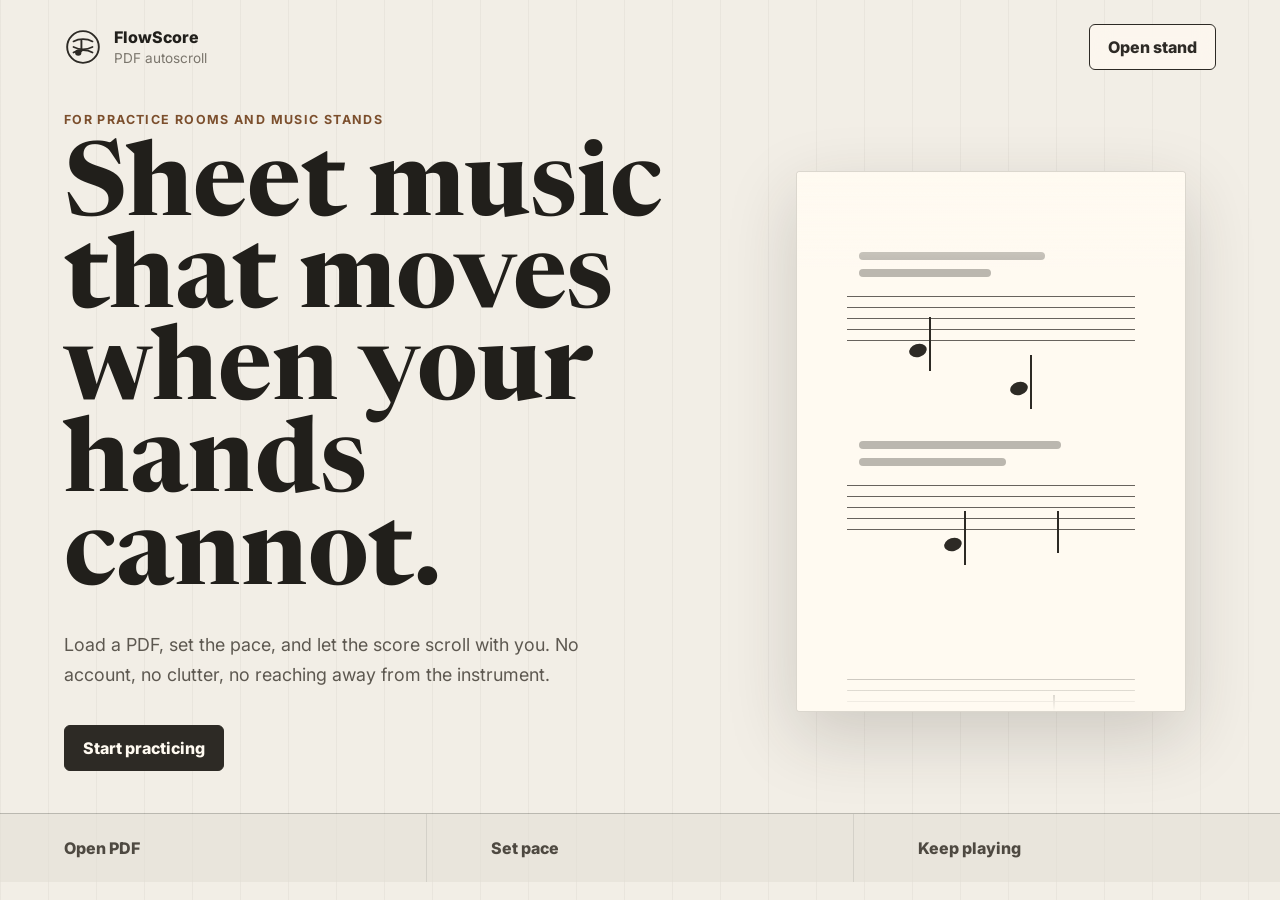
<file: index.html>
<!doctype html>
<html lang="en">
  <head>
    <meta charset="UTF-8" />
    <meta name="viewport" content="width=device-width, initial-scale=1.0" />
    <meta
      name="description"
      content="FlowScore is a quiet browser-based PDF autoscroll practice stand for musicians."
    />
    <meta name="theme-color" content="#f2eee6" />
    <meta property="og:title" content="FlowScore - Hands-free PDF practice" />
    <meta
      property="og:description"
      content="Load a score, set the pace, and keep both hands on the instrument."
    />
    <meta property="og:type" content="website" />
    <title>FlowScore - Hands-free PDF practice</title>
    <link rel="icon" href="./favicon.svg" type="image/svg+xml" />
    <link rel="preconnect" href="https://fonts.googleapis.com" />
    <link rel="preconnect" href="https://fonts.gstatic.com" crossorigin />
    <link
      href="https://fonts.googleapis.com/css2?family=Inter:wght@400;500;600;700&family=Newsreader:opsz,wght@6..72,600&display=swap"
      rel="stylesheet"
    />
    <link rel="stylesheet" href="./styles.css" />
  </head>
  <body class="home-page">
    <header class="site-header" aria-label="Site header">
      <a class="brand home-brand" href="./index.html" aria-label="FlowScore home">
        <svg class="mark" viewBox="0 0 48 48" aria-hidden="true" focusable="false">
          <circle class="mark-frame" cx="24" cy="24" r="20" />
          <path class="mark-line" d="M12 17c7-4 17-4 24 0" />
          <path class="mark-line" d="M12 24c8 4 16 4 24 0" />
          <path class="mark-line" d="M12 31c7-4 17-4 24 0" />
          <circle class="mark-note" cx="18" cy="31" r="4" />
          <path class="mark-stem" d="M22 29V16" />
        </svg>
        <div>
          <p>FlowScore</p>
          <span>PDF autoscroll</span>
        </div>
      </a>
      <nav aria-label="Primary navigation">
        <a href="./app.html">Open stand</a>
      </nav>
    </header>

    <main>
      <section class="home-hero" aria-label="FlowScore introduction">
        <div class="hero-copy">
          <p class="eyebrow">For practice rooms and music stands</p>
          <h1>Sheet music that moves when your hands cannot.</h1>
          <p>
            Load a PDF, set the pace, and let the score scroll with you. No
            account, no clutter, no reaching away from the instrument.
          </p>
          <a class="primary-link" href="./app.html">Start practicing</a>
        </div>

        <div class="score-visual" aria-hidden="true">
          <div class="score-page">
            <div class="score-scroll">
              <span></span><span></span><span></span><span></span><span></span>
              <b></b><b></b><b></b><b></b>
              <i></i><i></i><i></i><i></i><i></i>
            </div>
          </div>
        </div>
      </section>

      <section class="home-strip" aria-label="FlowScore values">
        <p>Open PDF</p>
        <p>Set pace</p>
        <p>Keep playing</p>
      </section>
    </main>
  </body>
</html>
</file>
<file: styles.css>
:root {
  color-scheme: light;
  font-family: Inter, system-ui, -apple-system, BlinkMacSystemFont, "Segoe UI", sans-serif;
  background: #f2eee6;
  color: #211f1b;
}

* {
  box-sizing: border-box;
}

.sr-only {
  position: absolute;
  width: 1px;
  height: 1px;
  padding: 0;
  margin: -1px;
  overflow: hidden;
  clip: rect(0, 0, 0, 0);
  white-space: nowrap;
  border: 0;
}

body {
  margin: 0;
  min-height: 100vh;
  background:
    linear-gradient(90deg, rgba(33, 31, 27, 0.045) 1px, transparent 1px) 0 0 / 48px 48px,
    #f2eee6;
}

a {
  color: inherit;
  text-decoration: none;
}

button,
input {
  font: inherit;
}

.site-header {
  position: absolute;
  top: 0;
  left: 0;
  right: 0;
  z-index: 2;
  display: flex;
  align-items: center;
  justify-content: space-between;
  gap: 20px;
  padding: 24px clamp(18px, 5vw, 64px);
}

.site-header nav a,
.primary-link {
  display: inline-grid;
  place-items: center;
  min-height: 46px;
  border: 1px solid #2d2a25;
  border-radius: 6px;
  padding: 0 18px;
  background: #2d2a25;
  color: #fffaf1;
  font-weight: 800;
}

.site-header nav a {
  background: rgba(255, 250, 241, 0.72);
  color: #2d2a25;
  backdrop-filter: blur(10px);
}

.home-hero {
  display: grid;
  grid-template-columns: minmax(0, 1fr) minmax(280px, 0.72fr);
  align-items: center;
  gap: clamp(28px, 6vw, 80px);
  min-height: 88vh;
  padding: 112px clamp(18px, 5vw, 64px) 42px;
}

.hero-copy {
  max-width: 760px;
}

.hero-copy p:not(.eyebrow) {
  max-width: 560px;
  margin: 24px 0 34px;
  color: #5d5850;
  font-size: 1.12rem;
  line-height: 1.7;
}

.score-visual {
  display: grid;
  place-items: center;
  min-height: 440px;
}

.score-page {
  position: relative;
  width: min(100%, 390px);
  aspect-ratio: 0.72;
  border: 1px solid rgba(33, 31, 27, 0.16);
  border-radius: 4px;
  background: #fffaf1;
  box-shadow: 0 24px 70px rgba(46, 39, 31, 0.18);
  overflow: hidden;
}

.score-page::before {
  content: "";
  position: absolute;
  inset: 0;
  z-index: 2;
  background:
    linear-gradient(#fffaf1 0%, rgba(255, 250, 241, 0) 18%),
    linear-gradient(0deg, #fffaf1 0%, rgba(255, 250, 241, 0) 18%);
  pointer-events: none;
}

.score-scroll {
  position: absolute;
  inset: 0;
  animation: score-autoscroll 18s linear infinite;
}

.score-scroll::before,
.score-scroll::after,
.score-scroll span:nth-child(5) {
  content: "";
  position: absolute;
  left: 13%;
  right: 13%;
  height: 1px;
  background: #2d2a25;
  box-shadow: 0 11px 0 #2d2a25, 0 22px 0 #2d2a25, 0 33px 0 #2d2a25, 0 44px 0 #2d2a25;
  opacity: 0.72;
}

.score-scroll::before {
  top: 23%;
}

.score-scroll::after {
  top: 58%;
}

.score-scroll span,
.score-scroll b,
.score-scroll i {
  position: absolute;
  display: block;
  background: #2d2a25;
}

.score-scroll span {
  top: 15%;
  left: 16%;
  height: 8px;
  border-radius: 999px;
  opacity: 0.32;
}

.score-scroll span:nth-child(1) { width: 48%; }
.score-scroll span:nth-child(2) { top: 18%; width: 34%; }
.score-scroll span:nth-child(3) { top: 50%; width: 52%; }
.score-scroll span:nth-child(4) { top: 53%; width: 38%; }
.score-scroll span:nth-child(5) {
  top: 94%;
  display: block;
}

.score-scroll b {
  width: 18px;
  height: 13px;
  border-radius: 50%;
  transform: rotate(-18deg);
}

.score-scroll b:nth-of-type(1) { top: 32%; left: 29%; }
.score-scroll b:nth-of-type(2) { top: 39%; left: 55%; }
.score-scroll b:nth-of-type(3) { top: 68%; left: 38%; }
.score-scroll b:nth-of-type(4) { top: 102%; left: 61%; }

.score-scroll i {
  width: 2px;
  height: 54px;
}

.score-scroll i:nth-of-type(1) { top: 27%; left: 34%; }
.score-scroll i:nth-of-type(2) { top: 34%; left: 60%; }
.score-scroll i:nth-of-type(3) { top: 63%; left: 43%; }
.score-scroll i:nth-of-type(4) { top: 63%; left: 67%; height: 42px; }
.score-scroll i:nth-of-type(5) { top: 97%; left: 66%; height: 48px; }

@keyframes score-autoscroll {
  from {
    transform: translateY(0);
  }

  to {
    transform: translateY(-34%);
  }
}

@media (prefers-reduced-motion: reduce) {
  .score-scroll {
    animation: none;
  }
}

.home-strip {
  display: grid;
  grid-template-columns: repeat(3, 1fr);
  gap: 1px;
  border-top: 1px solid rgba(33, 31, 27, 0.14);
  background: rgba(33, 31, 27, 0.14);
}

.home-strip p {
  margin: 0;
  padding: 24px clamp(18px, 5vw, 64px);
  background: rgba(255, 250, 241, 0.48);
  color: #4e4941;
  font-weight: 800;
}

.app-shell {
  display: grid;
  grid-template-columns: minmax(0, 1fr) 330px;
  min-height: 100vh;
}

.stage {
  min-width: 0;
  padding: 28px;
}

.empty-state {
  display: grid;
  align-content: center;
  justify-items: start;
  min-height: calc(100vh - 56px);
  max-width: 720px;
  margin: 0 auto;
}

.eyebrow {
  margin: 0 0 18px;
  color: #7c4f2d;
  font-size: 0.78rem;
  font-weight: 700;
  letter-spacing: 0.11em;
  text-transform: uppercase;
}

h1 {
  max-width: 720px;
  margin: 0;
  font-family: Newsreader, Georgia, serif;
  font-size: clamp(3.4rem, 8vw, 7.8rem);
  line-height: 0.9;
  letter-spacing: 0;
}

.empty-state p:not(.eyebrow) {
  max-width: 520px;
  margin: 24px 0 34px;
  color: #5d5850;
  font-size: 1.12rem;
  line-height: 1.7;
}

.primary-upload,
.file-picker,
button {
  min-height: 48px;
  border: 1px solid #2d2a25;
  border-radius: 6px;
  background: #2d2a25;
  color: #fffaf1;
  cursor: pointer;
  transition: transform 160ms ease, background 160ms ease, opacity 160ms ease;
}

.is-loading {
  cursor: wait;
}

.primary-upload:hover,
.file-picker:hover,
button:hover:not(:disabled),
.primary-link:hover,
.site-header nav a:hover {
  transform: translateY(-1px);
  background: #171511;
  color: #fffaf1;
}

.primary-upload {
  display: inline-grid;
  place-items: center;
  min-width: 150px;
  padding: 0 20px;
  font-weight: 700;
}

input[type="file"] {
  position: absolute;
  inline-size: 1px;
  block-size: 1px;
  opacity: 0;
  pointer-events: none;
}

.viewer {
  height: calc(100vh - 56px);
  overflow: auto;
  scroll-behavior: auto;
  border: 1px solid rgba(33, 31, 27, 0.16);
  border-radius: 8px;
  background: #d8d0c2;
  box-shadow: inset 0 0 0 1px rgba(255, 255, 255, 0.35);
}

.bot-wake {
  display: block;
  min-height: auto;
  margin: 12px auto 0;
  border: 0;
  background: transparent;
  color: #8a8075;
  font-size: 0.82rem;
  font-weight: 700;
  text-decoration: underline;
  text-underline-offset: 3px;
}

.bot-wake:hover {
  background: transparent;
  color: #2d2a25;
  transform: none;
}

.bot-wake[hidden] {
  display: none;
}

.paper {
  display: grid;
  justify-content: center;
  gap: 18px;
  min-height: 100%;
  padding: 26px 14px 60vh;
  transform-origin: top center;
  transition: transform 120ms ease;
}

.page-canvas {
  max-width: 100%;
  height: auto;
  background: #fff;
  border-radius: 2px;
  box-shadow: 0 16px 45px rgba(46, 39, 31, 0.18);
}

.controls {
  display: flex;
  flex-direction: column;
  gap: 24px;
  min-height: 100vh;
  padding: 26px;
  border-left: 1px solid rgba(33, 31, 27, 0.14);
  background: rgba(255, 250, 241, 0.82);
  backdrop-filter: blur(14px);
}

.controls-mode-toggle {
  display: none;
}

.brand {
  display: flex;
  align-items: center;
  gap: 12px;
  margin-bottom: 4px;
}

.home-brand {
  margin: 0;
}

.mark {
  flex: 0 0 auto;
  width: 38px;
  height: 38px;
  color: #2d2a25;
}

.mark-frame,
.mark-line,
.mark-stem {
  fill: none;
  stroke: currentColor;
  stroke-linecap: round;
  stroke-linejoin: round;
}

.mark-frame {
  stroke-width: 2.4;
}

.mark-line {
  stroke-width: 2.2;
}

.mark-stem {
  stroke-width: 2.4;
}

.mark-note {
  fill: currentColor;
}

.brand p {
  margin: 0;
  font-weight: 800;
}

.brand span:not(.mark) {
  color: #7b766d;
  font-size: 0.85rem;
}

.file-picker {
  display: grid;
  place-items: center;
  width: 100%;
  background: #fffaf1;
  color: #2d2a25;
  font-weight: 700;
}

.file-picker:hover {
  background: #efe7d9;
  color: #2d2a25;
}

.play-button {
  min-height: 86px;
  font-size: 1.45rem;
  font-weight: 800;
}

.status-line {
  min-height: 2.8em;
  margin: -6px 0 0;
  color: #6a6258;
  font-size: 0.9rem;
  line-height: 1.4;
}

.status-line[data-tone="error"] {
  color: #9d3328;
  font-weight: 700;
}

button:disabled {
  cursor: not-allowed;
  opacity: 0.42;
}

.control-group {
  display: grid;
  gap: 12px;
}

.label-row {
  display: flex;
  justify-content: space-between;
  gap: 16px;
  color: #4e4941;
  font-size: 0.92rem;
  font-weight: 700;
}

.label-title {
  display: flex;
  align-items: baseline;
  gap: 9px;
  min-width: 0;
}

.inline-tool {
  min-height: auto;
  border: 0;
  background: transparent;
  color: #8a8075;
  font-size: 0.82rem;
  font-weight: 800;
  padding: 0;
  text-decoration: underline;
  text-underline-offset: 3px;
}

.inline-tool:hover {
  background: transparent;
  color: #2d2a25;
  transform: none;
}

output {
  color: #7c4f2d;
}

input[type="range"] {
  width: 100%;
  accent-color: #7c4f2d;
}

.pace-calculator {
  display: grid;
  grid-template-columns: 1fr 1fr;
  gap: 10px;
  padding: 12px;
  border: 1px solid rgba(33, 31, 27, 0.14);
  border-radius: 8px;
  background: rgba(255, 250, 241, 0.62);
}

.pace-calculator[hidden] {
  display: none;
}

.mini-field {
  display: grid;
  gap: 6px;
}

.mini-field label {
  color: #6a6258;
  font-size: 0.76rem;
  font-weight: 800;
}

.mini-field input {
  min-width: 0;
  min-height: 38px;
  width: 100%;
  border: 1px solid rgba(33, 31, 27, 0.22);
  border-radius: 6px;
  padding: 0 10px;
  background: #fffaf1;
  color: #2d2a25;
}

.time-signature-inputs {
  display: grid;
  grid-template-columns: 1fr auto 1fr;
  align-items: center;
  gap: 6px;
}

.time-signature-inputs span {
  color: #7b766d;
  font-weight: 800;
}

.secondary-action {
  grid-column: span 2;
  min-height: 40px;
  background: #fffaf1;
  color: #2d2a25;
  font-weight: 800;
}

.secondary-action:hover {
  background: #efe7d9;
  color: #2d2a25;
}

.calculator-result {
  grid-column: span 2;
  margin: 0;
  color: #706a61;
  font-size: 0.82rem;
  line-height: 1.45;
}

.button-grid {
  display: grid;
  grid-template-columns: repeat(3, 1fr);
  gap: 10px;
}

.button-grid button {
  background: #fffaf1;
  color: #2d2a25;
  font-weight: 800;
}

.button-grid button:hover:not(:disabled) {
  background: #efe7d9;
  color: #2d2a25;
}

.tips {
  margin-top: auto;
  padding-top: 20px;
  border-top: 1px solid rgba(33, 31, 27, 0.14);
  color: #706a61;
  font-size: 0.9rem;
  line-height: 1.55;
}

.tips p {
  margin: 0;
}

.bot-toast {
  position: fixed;
  right: 356px;
  bottom: 24px;
  z-index: 30;
  display: grid;
  grid-template-columns: auto minmax(0, 1fr);
  gap: 12px 14px;
  width: min(390px, calc(100vw - 48px));
  padding: 14px;
  border: 1px solid rgba(33, 31, 27, 0.18);
  border-radius: 8px;
  background: rgba(255, 250, 241, 0.96);
  box-shadow: 0 18px 45px rgba(46, 39, 31, 0.18);
  transform: translateY(14px);
  opacity: 0;
  pointer-events: none;
  transition: opacity 180ms ease, transform 180ms ease;
}

.bot-toast:not([hidden]) {
  transform: translateY(0);
  opacity: 1;
  pointer-events: auto;
}

.bot-toast[hidden] {
  display: none;
}

.bot-avatar {
  position: relative;
  display: grid;
  place-items: center;
  width: 46px;
  height: 46px;
  border: 2px solid #2d2a25;
  border-radius: 8px;
  background: #efe7d9;
}

.bot-avatar::before,
.bot-avatar::after {
  content: "";
  position: absolute;
  top: 16px;
  width: 5px;
  height: 5px;
  border-radius: 50%;
  background: #2d2a25;
}

.bot-avatar::before {
  left: 13px;
}

.bot-avatar::after {
  right: 13px;
}

.bot-avatar span {
  position: absolute;
  right: 10px;
  bottom: 12px;
  left: 10px;
  height: 2px;
  border-radius: 999px;
  background: #2d2a25;
}

.bot-avatar span::before {
  content: "";
  position: absolute;
  top: -20px;
  left: 50%;
  width: 2px;
  height: 9px;
  background: #2d2a25;
  transform: translateX(-50%);
}

.bot-copy {
  min-width: 0;
}

.bot-name {
  margin: 0 0 4px;
  color: #7c4f2d;
  font-size: 0.76rem;
  font-weight: 800;
  letter-spacing: 0.08em;
  text-transform: uppercase;
}

.bot-copy p:last-child {
  margin: 0;
  color: #3c3832;
  font-size: 0.95rem;
  line-height: 1.45;
}

.bot-actions {
  grid-column: 2;
  display: flex;
  flex-wrap: wrap;
  gap: 8px;
}

.bot-actions button {
  min-height: 34px;
  padding: 0 11px;
  background: #fffaf1;
  color: #2d2a25;
  font-size: 0.82rem;
  font-weight: 800;
}

.bot-actions button:hover {
  background: #efe7d9;
  color: #2d2a25;
}

@media (max-width: 820px) {
  .site-header {
    position: static;
  }

  .home-hero {
    grid-template-columns: 1fr;
    min-height: auto;
    padding-top: 36px;
  }

  .score-visual {
    min-height: 330px;
  }

  .home-strip {
    grid-template-columns: 1fr;
  }

  .app-shell {
    grid-template-columns: 1fr;
  }

  .stage {
    padding: 16px;
  }

  .viewer {
    height: calc(100vh - 232px);
  }

  .controls {
    position: sticky;
    bottom: 0;
    display: grid;
    grid-template-columns: 1fr 1fr;
    min-height: auto;
    padding: 14px;
    border-top: 1px solid rgba(33, 31, 27, 0.14);
    border-left: 0;
  }

  .controls-mode-toggle {
    display: block;
    grid-column: span 2;
    justify-self: end;
    min-height: 32px;
    border-color: transparent;
    padding: 0 2px;
    background: transparent;
    color: #706a61;
    font-size: 0.86rem;
    font-weight: 800;
    text-decoration: underline;
    text-underline-offset: 3px;
  }

  .controls-mode-toggle:hover {
    background: transparent;
    color: #2d2a25;
    transform: none;
  }

  .stand-page .controls .brand,
  .controls .tips {
    display: none;
  }

  .play-button,
  .status-line,
  .control-group,
  .button-grid {
    grid-column: span 2;
  }

  .bot-toast {
    top: 14px;
    right: 14px;
    bottom: auto;
    left: auto;
    width: min(330px, calc(100vw - 28px));
    padding: 12px;
  }
}
.stand-page {
  overflow-x: hidden;
}

.stand-page .app-shell {
  display: block;
  min-height: 100vh;
  padding-right: 330px;
}

.stand-page .stage {
  min-height: 100vh;
}

.stand-page .controls {
  position: fixed;
  top: 0;
  right: 0;
  z-index: 20;
  width: 330px;
  max-height: 100vh;
  overflow-y: auto;
  box-shadow: -18px 0 42px rgba(46, 39, 31, 0.12);
}

@media (max-width: 820px) {
  .stand-page .app-shell {
    padding-right: 0;
    padding-bottom: 260px;
  }

  .stand-page .stage {
    padding-bottom: 280px;
  }

  .stand-page .controls {
    position: fixed;
    top: auto;
    right: 0;
    bottom: 0;
    left: 0;
    width: auto;
    max-height: 46vh;
    overflow-y: auto;
    box-shadow: 0 -16px 34px rgba(46, 39, 31, 0.14);
  }

  .stand-page.is-mini-controls .app-shell {
    padding-bottom: 112px;
  }

  .stand-page.is-mini-controls .stage {
    padding-bottom: 132px;
  }

  .stand-page.is-mini-controls .viewer {
    height: calc(100vh - 118px);
  }

  .stand-page.is-mini-controls .controls {
    grid-template-columns: minmax(120px, 1fr) auto;
    align-items: center;
    gap: 8px;
    padding: 10px 12px;
    overflow: visible;
  }

  .stand-page.is-mini-controls .controls-mode-toggle {
    position: absolute;
    top: -34px;
    right: 12px;
    grid-column: auto;
    min-height: 30px;
    border-color: rgba(33, 31, 27, 0.14);
    border-radius: 6px;
    padding: 0 10px;
    background: rgba(255, 250, 241, 0.94);
    box-shadow: 0 -8px 20px rgba(46, 39, 31, 0.1);
    text-decoration: none;
    animation: full-controls-nudge 5.5s ease-in-out infinite;
  }

  .stand-page.is-mini-controls .file-picker,
  .stand-page.is-mini-controls .status-line,
  .stand-page.is-mini-controls .control-group {
    display: none;
  }

  .stand-page.is-mini-controls .play-button {
    grid-column: 1;
    min-height: 56px;
    font-size: 1.1rem;
  }

  .stand-page.is-mini-controls .button-grid {
    grid-column: 2;
    grid-template-columns: repeat(3, 54px);
    gap: 8px;
  }

  .stand-page.is-mini-controls .button-grid button {
    min-height: 56px;
    padding: 0 8px;
  }
}

@keyframes full-controls-nudge {
  0%,
  68%,
  100% {
    transform: translateY(0);
    box-shadow: 0 -8px 20px rgba(46, 39, 31, 0.1);
  }

  74% {
    transform: translateY(-3px);
    box-shadow: 0 -12px 24px rgba(46, 39, 31, 0.18);
  }

  80% {
    transform: translateY(0);
  }

  86% {
    transform: translateY(-2px);
  }
}

@media (prefers-reduced-motion: reduce) {
  .stand-page.is-mini-controls .controls-mode-toggle {
    animation: none;
  }
}
</file>
